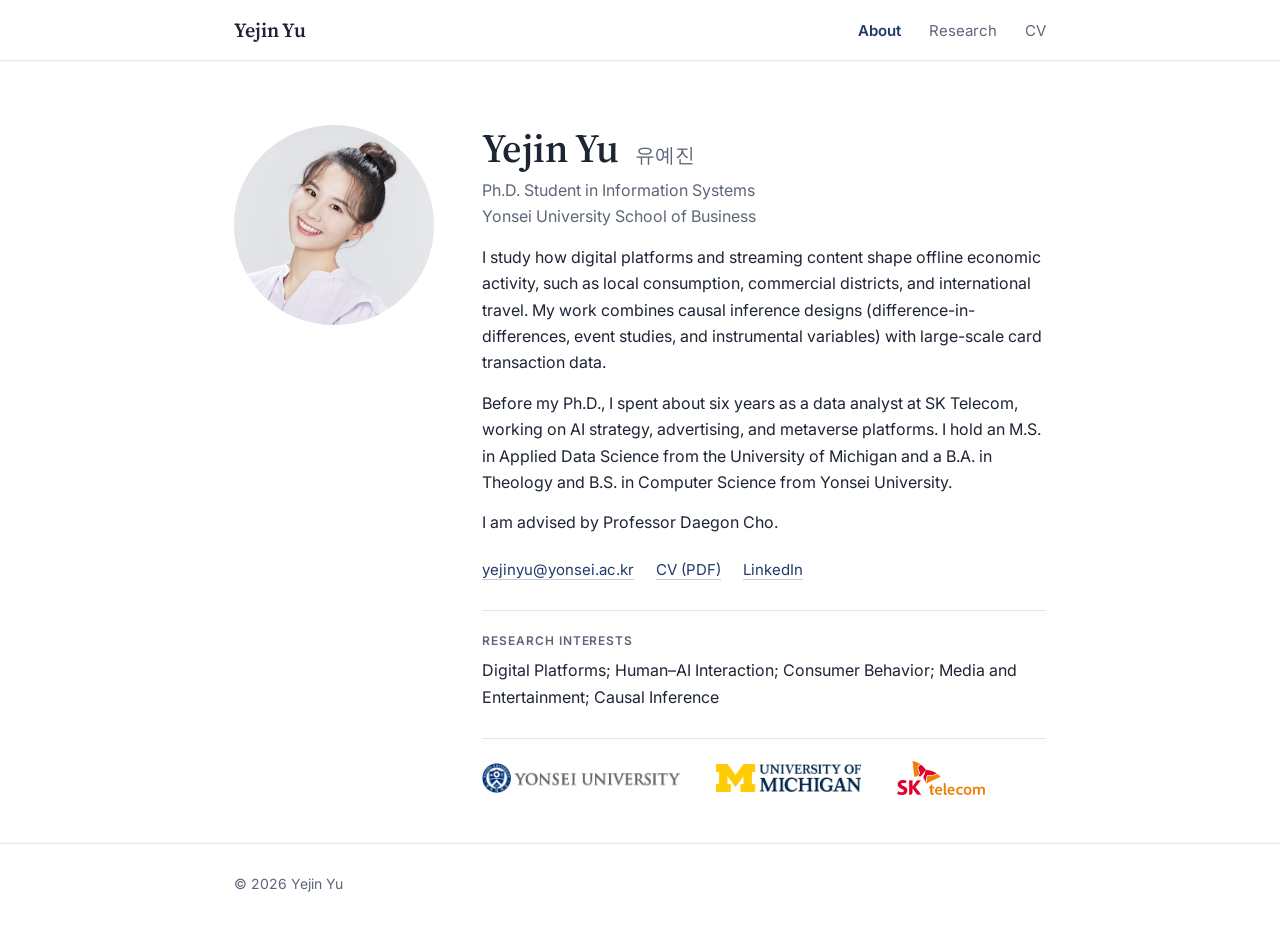
<file: index.html>
<!DOCTYPE html>
<html lang="en">
<head>
  <meta charset="utf-8">
  <meta name="viewport" content="width=device-width, initial-scale=1">
  <meta name="google-site-verification" content="tJkC_6ffVFe75r-p3Ax5pzwBZnLsEDzVR69aCUA269A" />
  <title>Yejin Yu (유예진) | Ph.D. Student in Information Systems, Yonsei University</title>
  <meta name="description" content="Yejin Yu (유예진) is a Ph.D. student in Information Systems at Yonsei University School of Business, studying digital platforms, human–AI interaction, and consumer behavior with causal inference.">
  <meta name="author" content="Yejin Yu">
  <link rel="canonical" href="https://yejinyu.github.io/">
  <meta property="og:type" content="profile">
  <meta property="og:title" content="Yejin Yu (유예진) | Ph.D. Student in Information Systems, Yonsei University">
  <meta property="og:description" content="Yejin Yu (유예진) is a Ph.D. student in Information Systems at Yonsei University School of Business, studying digital platforms, human–AI interaction, and consumer behavior with causal inference.">
  <meta property="og:url" content="https://yejinyu.github.io/">
  <meta property="og:image" content="https://yejinyu.github.io/profile-photo.jpg">
  <meta name="twitter:card" content="summary">
  <link rel="preconnect" href="https://fonts.googleapis.com">
  <link rel="preconnect" href="https://fonts.gstatic.com" crossorigin>
  <link href="https://fonts.googleapis.com/css2?family=Source+Serif+4:opsz,wght@8..60,400;8..60,600&family=Inter:wght@400;500;600&display=swap" rel="stylesheet">
  <link rel="icon" href="favicon.svg?v=2" type="image/svg+xml">
  <link rel="icon" href="favicon-32.png?v=2" sizes="32x32" type="image/png">
  <link rel="apple-touch-icon" href="apple-touch-icon.png?v=2">
  <link rel="stylesheet" href="style.css">
  <script type="application/ld+json">
{
  "@context": "https://schema.org",
  "@type": "Person",
  "name": "Yejin Yu",
  "alternateName": "유예진",
  "url": "https://yejinyu.github.io/",
  "image": "https://yejinyu.github.io/profile-photo.jpg",
  "email": "mailto:yejinyu@yonsei.ac.kr",
  "jobTitle": "Ph.D. Student in Information Systems",
  "affiliation": {
    "@type": "CollegeOrUniversity",
    "name": "Yonsei University School of Business"
  },
  "alumniOf": [
    {
      "@type": "CollegeOrUniversity",
      "name": "University of Michigan"
    },
    {
      "@type": "CollegeOrUniversity",
      "name": "Yonsei University"
    }
  ],
  "knowsAbout": [
    "Digital Platforms",
    "Human–AI Interaction",
    "Consumer Behavior",
    "Media and Entertainment",
    "Causal Inference"
  ],
  "sameAs": [
    "https://www.linkedin.com/in/yejinyu"
  ]
}
  </script>
</head>
<body>

  <header class="site-header">
    <div class="wrap header-inner">
      <a class="brand" href="index.html">Yejin Yu</a>
      <nav>
        <a href="index.html" class="active">About</a>
        <a href="research.html">Research</a>
        <a href="cv.html">CV</a>
      </nav>
    </div>
  </header>

  <main class="wrap">

    <section id="about" class="about">
      <div class="side">
      <div class="photo">
        
        <img src="profile-photo.jpg" alt="Yejin Yu" onerror="this.remove()">
        <span class="initials" aria-hidden="true">YY</span>
      </div>
      </div>

      <div class="intro">
        <h1>Yejin Yu <span class="name-ko">유예진</span></h1>
        <p class="role">Ph.D. Student in Information Systems<br>
          Yonsei University School of Business</p>

        <p>I study how digital platforms and streaming content shape offline economic activity, such as local consumption, commercial districts, and international travel. My work combines causal inference designs (difference-in-differences, event studies, and instrumental variables) with large-scale card transaction data.</p>

        <p>Before my Ph.D., I spent about six years as a data analyst at SK Telecom, working on AI strategy, advertising, and metaverse platforms. I hold an M.S. in Applied Data Science from the University of Michigan and a B.A. in Theology and B.S. in Computer Science from Yonsei University.</p>

        <p>I am advised by Professor Daegon Cho.</p>

        <ul class="links">
          <li><a href="#" class="copy-email" data-email="yejinyu@yonsei.ac.kr" title="Click to copy">yejinyu@yonsei.ac.kr</a></li>
          <li><a href="Yejin_Yu_CV.pdf">CV (PDF)</a></li>
          <li><a href="https://www.linkedin.com/in/yejinyu" target="_blank" rel="noopener">LinkedIn</a></li>
        </ul>

        <div class="interests">
          <h2 class="label">Research Interests</h2>
          <p>Digital Platforms; Human–AI Interaction; Consumer Behavior; Media and Entertainment; Causal Inference</p>
        </div>

        <div class="affiliations">
          <img src="yonsei-logo.png" alt="Yonsei University">
          <img src="umich-logo.png" alt="University of Michigan">
          <img src="skt-logo.png" alt="SK Telecom">
        </div>
      </div>
    </section>

  </main>

  <footer class="site-footer">
    <div class="wrap">© 2026 Yejin Yu</div>
  </footer>

  <script>
    document.querySelectorAll('.copy-email').forEach(function (el) {
      el.addEventListener('click', function (e) {
        e.preventDefault();
        var email = el.dataset.email, original = el.textContent;
        function done() { el.textContent = 'Copied!'; setTimeout(function () { el.textContent = original; }, 1500); }
        if (navigator.clipboard && window.isSecureContext) {
          navigator.clipboard.writeText(email).then(done);
        } else {
          var t = document.createElement('textarea'); t.value = email; document.body.appendChild(t);
          t.select(); try { document.execCommand('copy'); done(); } catch (err) {} document.body.removeChild(t);
        }
      });
    });
  </script>
</body>
</html>
</file>
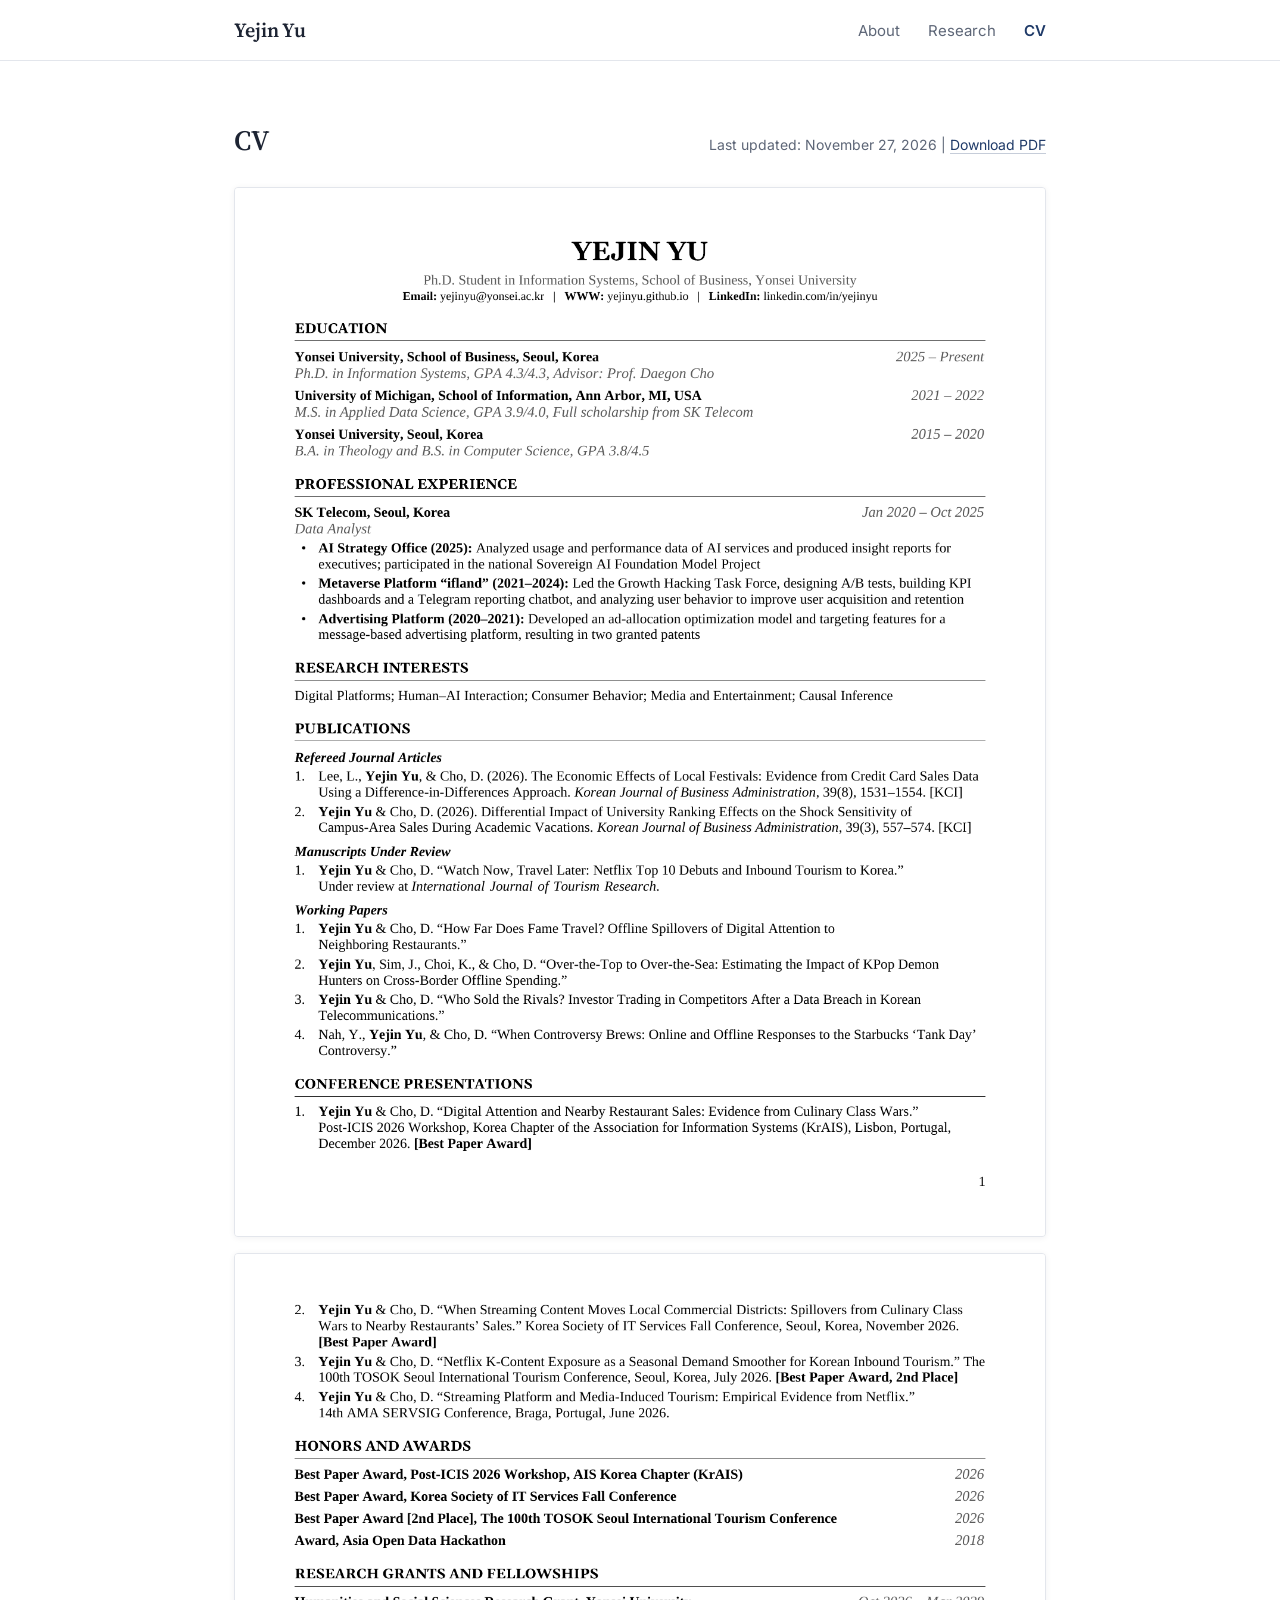
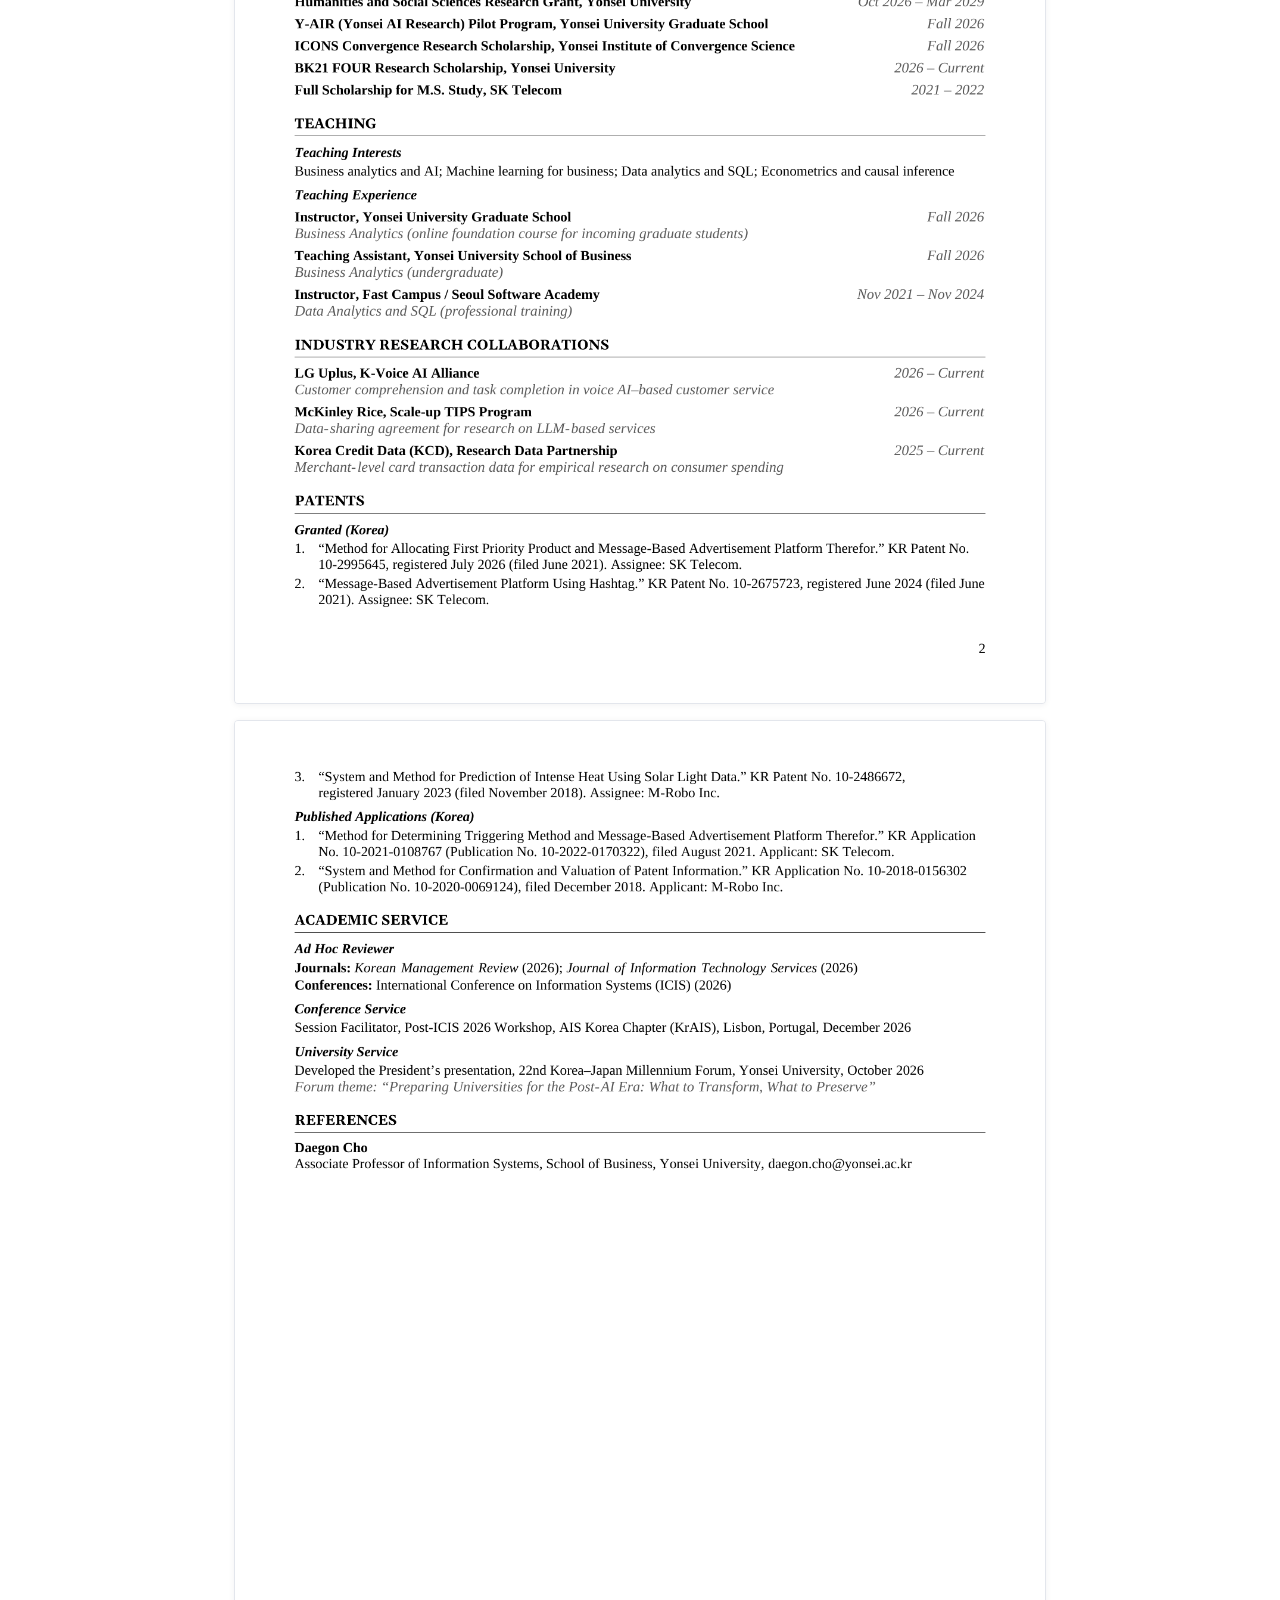
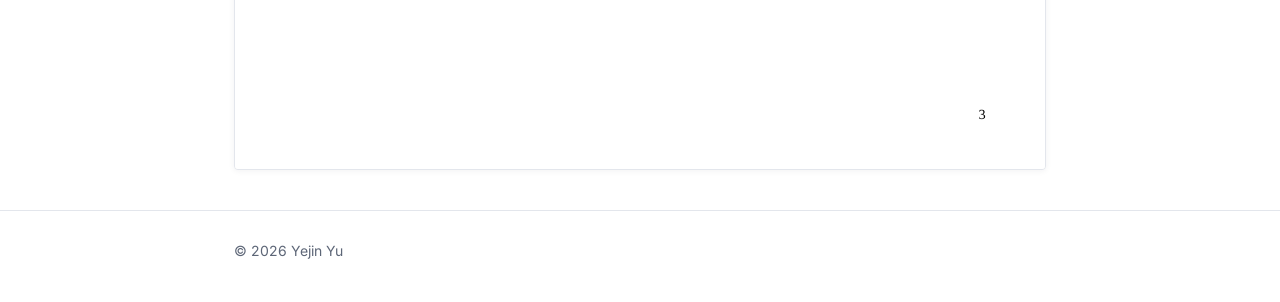
<file: cv.html>
<!DOCTYPE html>
<html lang="en">
<head>
  <meta charset="utf-8">
  <meta name="viewport" content="width=device-width, initial-scale=1">
  <title>CV | Yejin Yu (유예진)</title>
  <meta name="description" content="Curriculum vitae of Yejin Yu (유예진), Ph.D. student in Information Systems at Yonsei University School of Business.">
  <meta name="author" content="Yejin Yu">
  <link rel="canonical" href="https://yejinyu.github.io/cv.html">
  <meta property="og:type" content="website">
  <meta property="og:title" content="CV | Yejin Yu (유예진)">
  <meta property="og:description" content="Curriculum vitae of Yejin Yu (유예진), Ph.D. student in Information Systems at Yonsei University School of Business.">
  <meta property="og:url" content="https://yejinyu.github.io/cv.html">
  <meta property="og:image" content="https://yejinyu.github.io/profile-photo.jpg">
  <meta name="twitter:card" content="summary">
  <link rel="preconnect" href="https://fonts.googleapis.com">
  <link rel="preconnect" href="https://fonts.gstatic.com" crossorigin>
  <link href="https://fonts.googleapis.com/css2?family=Source+Serif+4:opsz,wght@8..60,400;8..60,600&family=Inter:wght@400;500;600&display=swap" rel="stylesheet">
  <link rel="icon" href="favicon.svg?v=2" type="image/svg+xml">
  <link rel="icon" href="favicon-32.png?v=2" sizes="32x32" type="image/png">
  <link rel="apple-touch-icon" href="apple-touch-icon.png?v=2">
  <link rel="stylesheet" href="style.css">
</head>
<body>

  <header class="site-header">
    <div class="wrap header-inner">
      <a class="brand" href="index.html">Yejin Yu</a>
      <nav>
        <a href="index.html">About</a>
        <a href="research.html">Research</a>
        <a href="cv.html" class="active">CV</a>
      </nav>
    </div>
  </header>

  <main class="wrap">

    <section id="cv" class="page">
      <div class="cv-head">
        <h2 class="section-title">CV</h2>
        <span class="cv-meta">Last updated: November 27, 2026 | <a href="Yejin_Yu_CV.pdf" download="Yejin_Yu_CV.pdf">Download PDF</a></span>
      </div>
      <div class="cv-pages">
        <img src="cv-page-1.png" alt="Yejin Yu CV, page 1" loading="lazy">
        <img src="cv-page-2.png" alt="Yejin Yu CV, page 2" loading="lazy">
        <img src="cv-page-3.png" alt="Yejin Yu CV, page 3" loading="lazy">
      </div>
    </section>

  </main>

  <footer class="site-footer">
    <div class="wrap">© 2026 Yejin Yu</div>
  </footer>

</body>
</html>
</file>
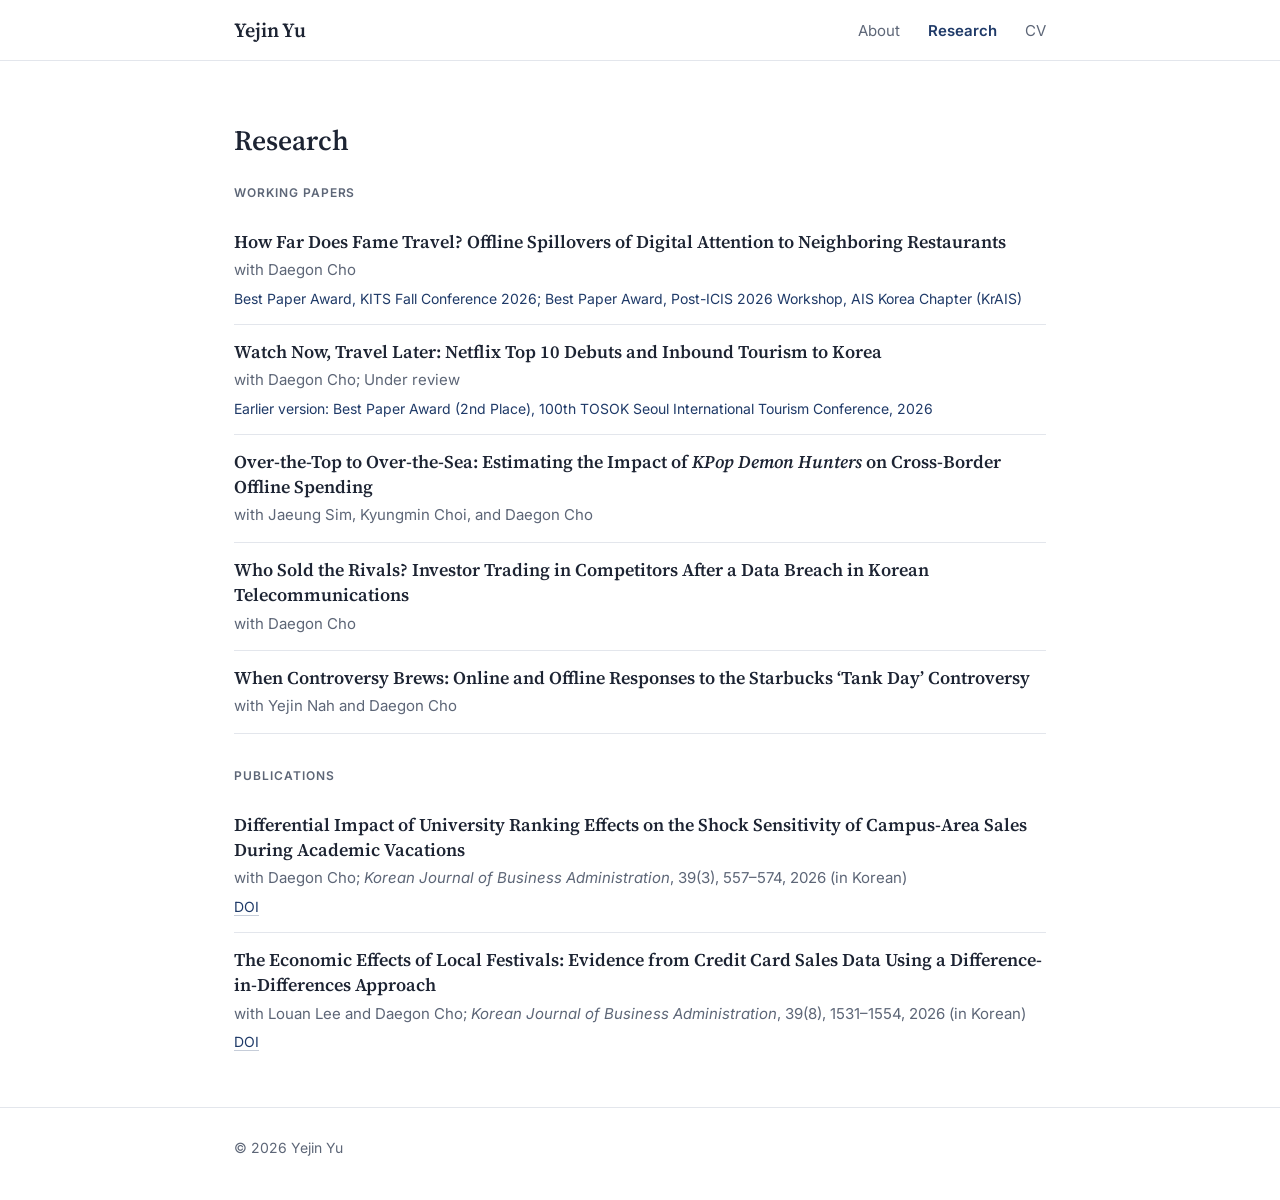
<file: research.html>
<!DOCTYPE html>
<html lang="en">
<head>
  <meta charset="utf-8">
  <meta name="viewport" content="width=device-width, initial-scale=1">
  <title>Research | Yejin Yu (유예진)</title>
  <meta name="description" content="Publications and working papers by Yejin Yu (유예진), Yonsei University: streaming content, digital platforms, and offline consumer spending.">
  <meta name="author" content="Yejin Yu">
  <link rel="canonical" href="https://yejinyu.github.io/research.html">
  <meta property="og:type" content="website">
  <meta property="og:title" content="Research | Yejin Yu (유예진)">
  <meta property="og:description" content="Publications and working papers by Yejin Yu (유예진), Yonsei University: streaming content, digital platforms, and offline consumer spending.">
  <meta property="og:url" content="https://yejinyu.github.io/research.html">
  <meta property="og:image" content="https://yejinyu.github.io/profile-photo.jpg">
  <meta name="twitter:card" content="summary">
  <link rel="preconnect" href="https://fonts.googleapis.com">
  <link rel="preconnect" href="https://fonts.gstatic.com" crossorigin>
  <link href="https://fonts.googleapis.com/css2?family=Source+Serif+4:opsz,wght@8..60,400;8..60,600&family=Inter:wght@400;500;600&display=swap" rel="stylesheet">
  <link rel="icon" href="favicon.svg?v=2" type="image/svg+xml">
  <link rel="icon" href="favicon-32.png?v=2" sizes="32x32" type="image/png">
  <link rel="apple-touch-icon" href="apple-touch-icon.png?v=2">
  <link rel="stylesheet" href="style.css">
</head>
<body>

  <header class="site-header">
    <div class="wrap header-inner">
      <a class="brand" href="index.html">Yejin Yu</a>
      <nav>
        <a href="index.html">About</a>
        <a href="research.html" class="active">Research</a>
        <a href="cv.html">CV</a>
      </nav>
    </div>
  </header>

  <main class="wrap">

    <section id="research" class="page">
      <h2 class="section-title">Research</h2>

      <h3 class="group">Working Papers</h3>

      <article class="paper">
        <p class="title">How Far Does Fame Travel? Offline Spillovers of Digital Attention to Neighboring Restaurants</p>
        <p class="meta">with Daegon Cho</p>
        <p class="note">Best Paper Award, KITS Fall Conference 2026; Best Paper Award, Post-ICIS 2026 Workshop, AIS Korea Chapter (KrAIS)</p>
      </article>

      <article class="paper">
        <p class="title">Watch Now, Travel Later: Netflix Top 10 Debuts and Inbound Tourism to Korea</p>
        <p class="meta">with Daegon Cho; Under review</p>
        <p class="note">Earlier version: Best Paper Award (2nd Place), 100th TOSOK Seoul International Tourism Conference, 2026</p>
      </article>

      <article class="paper">
        <p class="title">Over-the-Top to Over-the-Sea: Estimating the Impact of <em>KPop Demon Hunters</em> on Cross-Border Offline Spending</p>
        <p class="meta">with Jaeung Sim, Kyungmin Choi, and Daegon Cho</p>
      </article>

      <article class="paper">
        <p class="title">Who Sold the Rivals? Investor Trading in Competitors After a Data Breach in Korean Telecommunications</p>
        <p class="meta">with Daegon Cho</p>
      </article>

      <article class="paper">
        <p class="title">When Controversy Brews: Online and Offline Responses to the Starbucks ‘Tank Day’ Controversy</p>
        <p class="meta">with Yejin Nah and Daegon Cho</p>
      </article>

      <h3 class="group">Publications</h3>

      <article class="paper">
        <p class="title">Differential Impact of University Ranking Effects on the Shock Sensitivity of Campus-Area Sales During Academic Vacations</p>
        <p class="meta">with Daegon Cho; <em>Korean Journal of Business Administration</em>, 39(3), 557–574, 2026 (in Korean)</p>
        <p class="note"><a href="https://doi.org/10.18032/kaaba.2026.39.3.557">DOI</a></p>
      </article>

      <article class="paper">
        <p class="title">The Economic Effects of Local Festivals: Evidence from Credit Card Sales Data Using a Difference-in-Differences Approach</p>
        <p class="meta">with Louan Lee and Daegon Cho; <em>Korean Journal of Business Administration</em>, 39(8), 1531–1554, 2026 (in Korean)</p>
        <p class="note"><a href="https://doi.org/10.18032/kaaba.2026.39.8.1531">DOI</a></p>
      </article>
    </section>

  </main>

  <footer class="site-footer">
    <div class="wrap">© 2026 Yejin Yu</div>
  </footer>

</body>
</html>
</file>
<file: style.css>
:root {
  --ink: #1d2433;
  --muted: #5d6677;
  --navy: #1f3a68;
  --line: #e3e6ec;
  --bg: #ffffff;
  --soft: #f5f7fa;
  --serif: "Source Serif 4", Georgia, "Times New Roman", serif;
  --sans: "Inter", -apple-system, BlinkMacSystemFont, "Segoe UI", sans-serif;
}

* { box-sizing: border-box; }

html { scroll-behavior: smooth; scroll-padding-top: 72px; }

body {
  margin: 0;
  background: var(--bg);
  color: var(--ink);
  font-family: var(--sans);
  font-size: 16px;
  line-height: 1.65;
  -webkit-font-smoothing: antialiased;
  hyphens: none;
  overflow-wrap: normal;
  word-break: keep-all;
}

a { color: var(--navy); text-decoration: none; border-bottom: 1px solid rgba(31, 58, 104, 0.25); }
a:hover { border-bottom-color: var(--navy); }

.wrap { max-width: 860px; margin: 0 auto; padding: 0 24px; }

/* Header */
.site-header {
  position: sticky; top: 0; z-index: 10;
  background: rgba(255, 255, 255, 0.92);
  backdrop-filter: blur(6px);
  border-bottom: 1px solid var(--line);
}
.header-inner { display: flex; align-items: center; justify-content: space-between; height: 60px; }
.brand { font-family: var(--serif); font-size: 20px; font-weight: 600; color: var(--ink); border: 0; }
nav a { margin-left: 24px; font-size: 15px; color: var(--muted); border: 0; }
nav a:hover { color: var(--navy); }

/* About */
.about { display: grid; grid-template-columns: 200px 1fr; gap: 48px; padding: 64px 0 48px; }
.photo { position: relative; width: 200px; height: 200px; border-radius: 50%; overflow: hidden; background: var(--soft); }
.photo img { position: absolute; inset: 0; width: 100%; height: 100%; object-fit: cover; z-index: 1; }
.initials { position: absolute; inset: 0; display: flex; align-items: center; justify-content: center;
  font-family: var(--serif); font-size: 56px; color: var(--navy); opacity: 0.5; }

h1 { font-family: var(--serif); font-weight: 600; font-size: 40px; line-height: 1.15; margin: 0 0 6px; }
.role { color: var(--muted); margin: 0 0 24px; }
.intro p { margin: 0 0 14px; }

.links { list-style: none; padding: 0; margin: 22px 0 0; display: flex; flex-wrap: wrap; gap: 8px 22px; font-size: 15px; }

.interests { margin-top: 28px; padding-top: 20px; border-top: 1px solid var(--line); }
.label { font-size: 12px; font-weight: 600; letter-spacing: 0.08em; text-transform: uppercase; color: var(--muted); margin: 0 0 6px; }
.interests p { margin: 0; }

/* Sections */
section { padding: 40px 0; border-top: 1px solid var(--line); }
section.about { border-top: 0; }
.section-title { font-family: var(--serif); font-weight: 600; font-size: 28px; margin: 0 0 8px; }
.group { font-size: 12px; font-weight: 600; letter-spacing: 0.08em; text-transform: uppercase; color: var(--muted); margin: 32px 0 12px; }

/* Papers */
.paper { padding: 14px 0; border-bottom: 1px solid var(--line); }
.paper:last-of-type { border-bottom: 0; }
.paper p { margin: 0; }
.paper .title { font-family: var(--serif); font-size: 18px; font-weight: 600; line-height: 1.4; }
.paper .meta { color: var(--muted); font-size: 15px; margin-top: 4px; }
.paper .note { font-size: 14px; color: var(--navy); margin-top: 4px; }

/* CV timeline */
.timeline { display: grid; grid-template-columns: 110px 1fr; gap: 8px 16px; margin: 0; }
.timeline dt { color: var(--muted); font-size: 15px; }
.timeline dd { margin: 0; }

/* Footer */
.site-footer { border-top: 1px solid var(--line); padding: 28px 0 40px; color: var(--muted); font-size: 14px; }

/* Mobile */
@media (max-width: 680px) {
  .about { grid-template-columns: 1fr; gap: 24px; padding-top: 40px; }
  .photo { width: 140px; height: 140px; }
  .initials { font-size: 40px; }
  h1 { font-size: 32px; }
  nav a { margin-left: 16px; }
  .timeline { grid-template-columns: 1fr; gap: 0; }
  .timeline dd { margin-bottom: 10px; }
}

/* Multi-page additions */
nav a.active { color: var(--navy); font-weight: 600; }
.side { display: flex; flex-direction: column; align-items: center; gap: 28px; }
.univ-logo { display: block; width: 100%; max-width: 200px; height: auto; }
section.page { border-top: 0; padding-top: 56px; min-height: 60vh; }
section.page .group:first-of-type { margin-top: 20px; }

@media (max-width: 680px) {
  .side { flex-direction: row; justify-content: flex-start; gap: 20px; }
  .univ-logo { max-width: 150px; }
  section.page { padding-top: 36px; }
}

/* Affiliation logos */
.affiliations { display: flex; flex-wrap: wrap; align-items: center; gap: 18px 36px; margin-top: 28px; padding-top: 22px; border-top: 1px solid var(--line); }
.affiliations img { height: 30px; width: auto; display: block; }
.affiliations img[alt="University of Michigan"] { height: 28px; }
.affiliations img[alt="SK Telecom"] { height: 34px; }
@media (max-width: 680px) { .affiliations { gap: 16px 24px; } .affiliations img { height: 24px; } .affiliations img[alt="SK Telecom"] { height: 28px; } }

/* Embedded CV */
.cv-head { display: flex; align-items: baseline; justify-content: space-between; gap: 16px; margin-bottom: 16px; }
.cv-download { font-size: 15px; }
.cv-embed { display: block; width: 100%; height: 1100px; border: 1px solid var(--line); border-radius: 6px; background: var(--soft); }
.cv-fallback { padding: 24px; }
@media (max-width: 680px) { .cv-embed { height: 75vh; } }
.cv-pages { display: flex; flex-direction: column; gap: 16px; }
.cv-pages img { width: 100%; height: auto; display: block; border: 1px solid var(--line); border-radius: 4px; box-shadow: 0 1px 6px rgba(29,36,51,0.06); background: #fff; }
.cv-meta { font-size: 14px; color: var(--muted); }
.name-ko { font-family: var(--sans); font-size: 20px; font-weight: 400; color: var(--muted); margin-left: 8px; }
</file>
